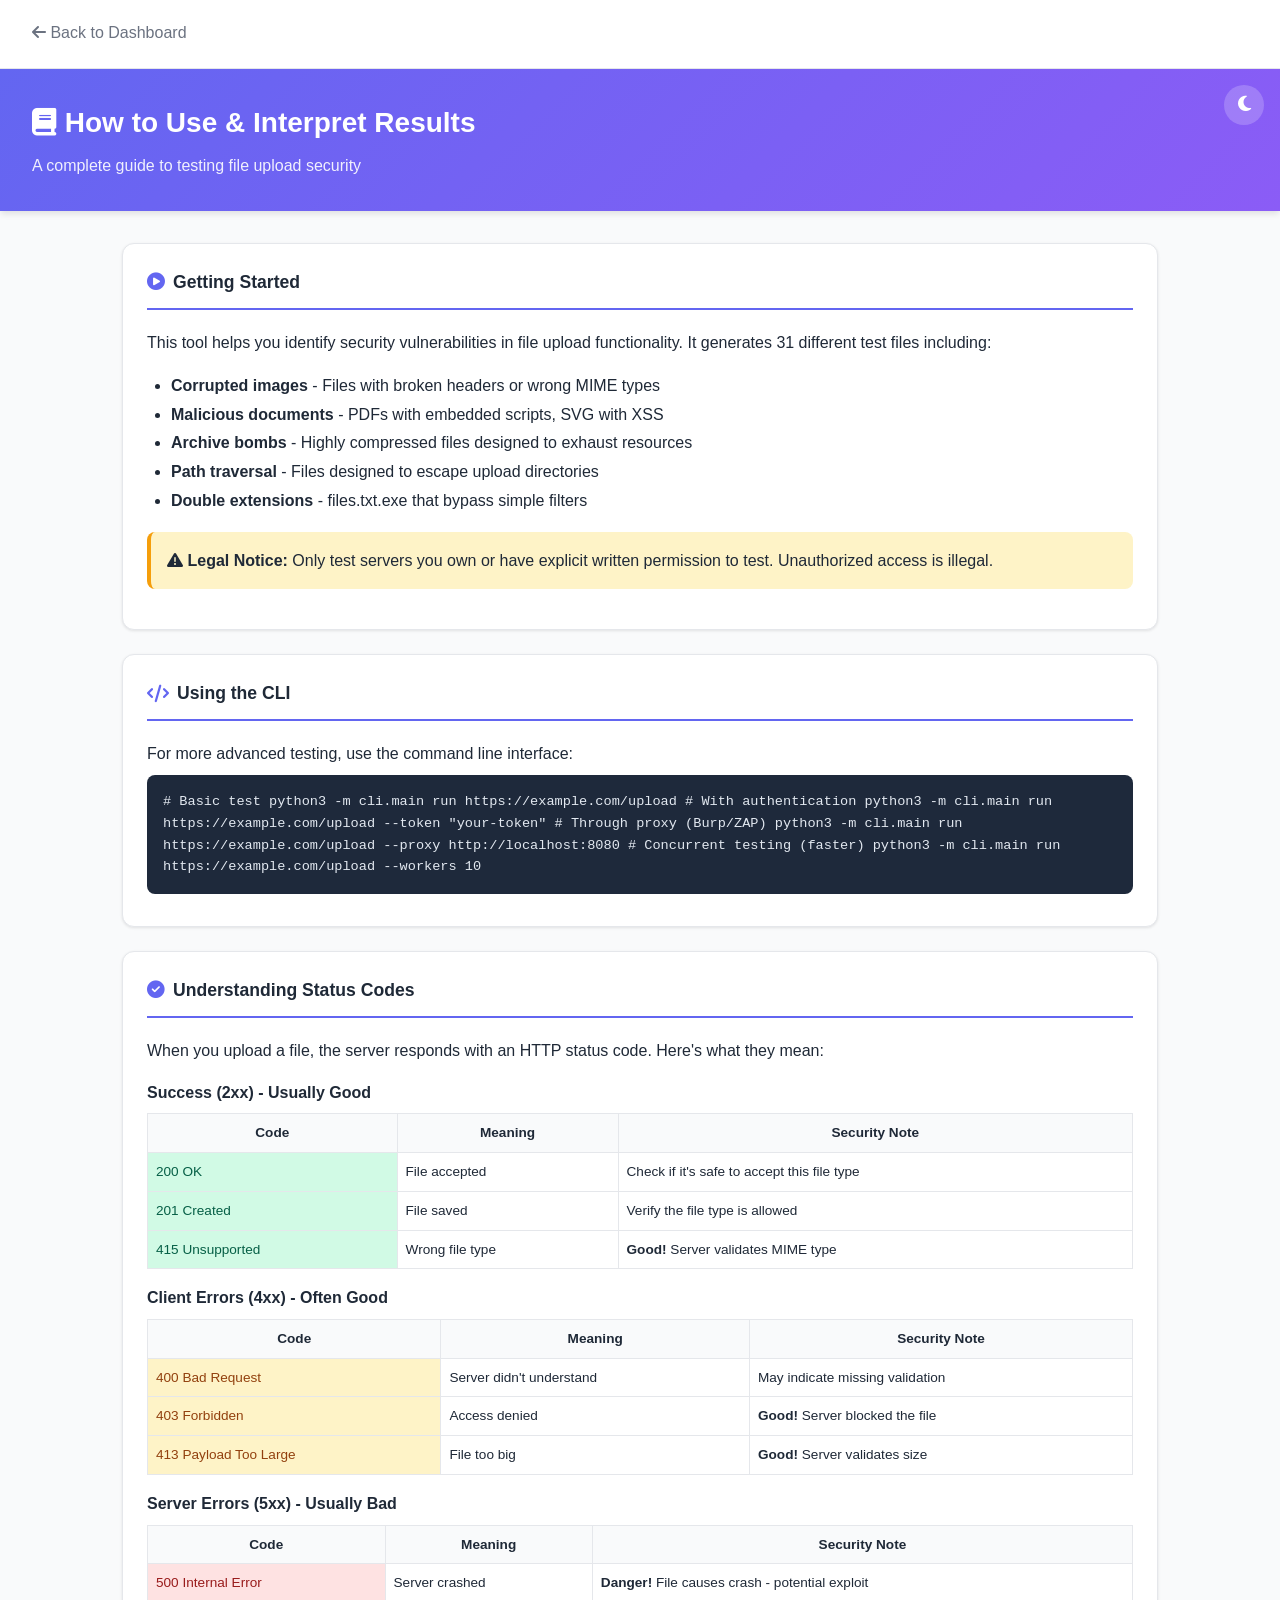
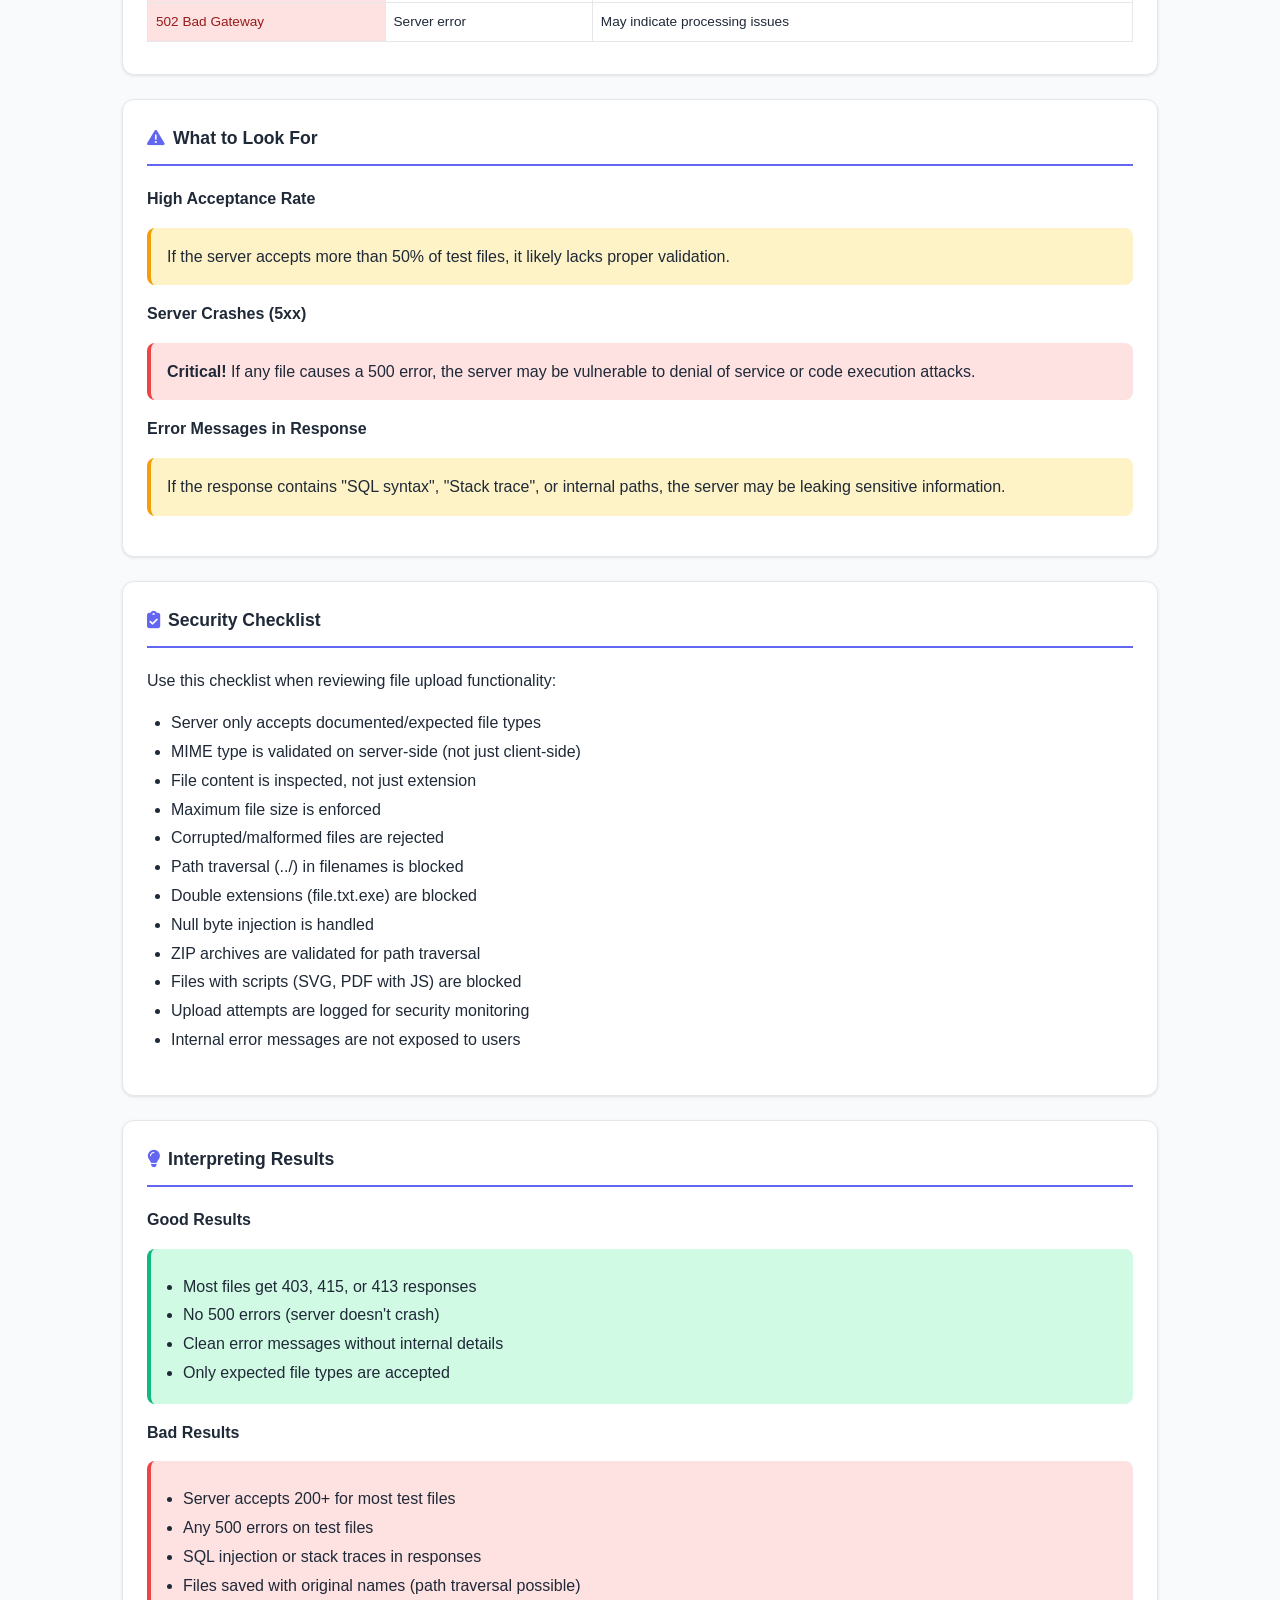
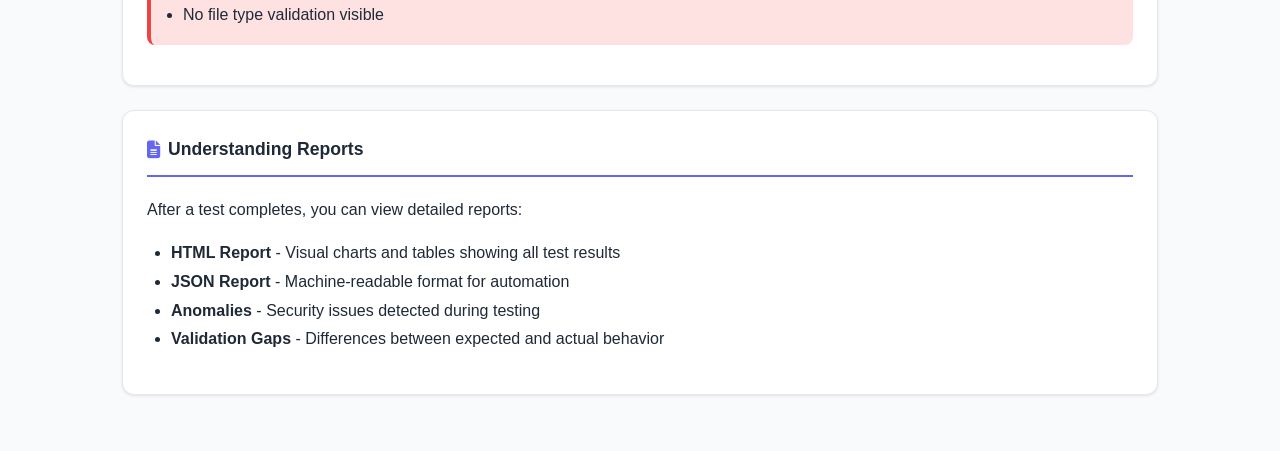
<file: web/guide.html>
<!DOCTYPE html>
<html lang="en">
<head>
    <meta charset="UTF-8">
    <meta name="viewport" content="width=device-width, initial-scale=1.0">
    <title>How to Use - File Upload Validation Analyzer</title>
    <link rel="stylesheet" href="https://cdnjs.cloudflare.com/ajax/libs/font-awesome/6.4.0/css/all.min.css">
    <style>
        * { margin: 0; padding: 0; box-sizing: border-box; }
        
        :root {
            --primary: #6366f1;
            --primary-hover: #4f46e5;
            --success: #10b981;
            --warning: #f59e0b;
            --error: #ef4444;
            --text: #1f2937;
            --text-light: #6b7280;
            --bg: #f9fafb;
            --card-bg: #ffffff;
            --border: #e5e7eb;
        }
        
        [data-theme="dark"] {
            --primary: #818cf8;
            --primary-hover: #6366f1;
            --success: #34d399;
            --warning: #fbbf24;
            --error: #f87171;
            --text: #f3f4f6;
            --text-light: #9ca3af;
            --bg: #111827;
            --card-bg: #1f2937;
            --border: #374151;
        }
        
        body {
            font-family: -apple-system, BlinkMacSystemFont, 'Segoe UI', Roboto, sans-serif;
            background: var(--bg);
            color: var(--text);
            line-height: 1.6;
        }
        
        .header {
            background: linear-gradient(135deg, var(--primary) 0%, #8b5cf6 100%);
            color: white;
            padding: 2rem;
            box-shadow: 0 4px 6px -1px rgba(0,0,0,0.1);
        }
        
        .header {
            position: relative;
        }
        
        .theme-toggle {
            position: absolute;
            top: 1rem;
            right: 1rem;
            background: rgba(255,255,255,0.2);
            border: none;
            color: white;
            width: 40px;
            height: 40px;
            border-radius: 50%;
            cursor: pointer;
            font-size: 1.1rem;
            transition: background 0.2s;
        }
        
        .theme-toggle:hover {
            background: rgba(255,255,255,0.3);
        }
        
        [data-theme="dark"] .theme-toggle {
            background: rgba(0,0,0,0.3);
        }
        
        .header h1 {
            font-size: 1.75rem;
            margin-bottom: 0.5rem;
        }
        
        .header p {
            opacity: 0.9;
        }
        
        .nav {
            background: var(--card-bg);
            border-bottom: 1px solid var(--border);
            padding: 0.75rem 2rem;
            display: flex;
            gap: 1.5rem;
        }
        
        .nav a {
            color: var(--text-light);
            text-decoration: none;
            font-weight: 500;
            padding: 0.5rem 0;
            border-bottom: 2px solid transparent;
        }
        
        .nav a:hover, .nav a.active {
            color: var(--primary);
            border-bottom-color: var(--primary);
        }
        
        .container {
            max-width: 1100px;
            margin: 0 auto;
            padding: 2rem;
        }
        
        .card {
            background: var(--card-bg);
            border-radius: 12px;
            padding: 1.5rem;
            margin-bottom: 1.5rem;
            box-shadow: 0 1px 3px rgba(0,0,0,0.1);
            border: 1px solid var(--border);
        }
        
        .card h2 {
            color: var(--text);
            margin-bottom: 1.25rem;
            padding-bottom: 0.75rem;
            border-bottom: 2px solid var(--primary);
            font-size: 1.1rem;
            display: flex;
            align-items: center;
            gap: 0.5rem;
        }
        
        .card h2 i { color: var(--primary); }
        
        .card h3 {
            margin: 1rem 0 0.5rem;
            font-size: 1rem;
        }
        
        .code-block {
            background: #1e293b;
            color: #e2e8f0;
            padding: 1rem;
            border-radius: 8px;
            overflow-x: auto;
            font-family: monospace;
            font-size: 0.85rem;
            margin: 0.5rem 0;
        }
        
        table { 
            width: 100%; 
            border-collapse: collapse; 
            margin: 0.5rem 0;
        }
        
        table th, table td {
            padding: 0.5rem;
            border: 1px solid var(--border);
            font-size: 0.85rem;
        }
        
        table th { background: var(--bg); }
        
        .status-2xx { background: #d1fae5; color: #065f46; }
        .status-3xx { background: #dbeafe; color: #1e40af; }
        .status-4xx { background: #fef3c7; color: #92400e; }
        .status-5xx { background: #fee2e2; color: #991b1b; }
        
        ul { margin: 1rem 0 1rem 1.5rem; line-height: 1.8; }
        
        .alert {
            padding: 1rem;
            border-radius: 8px;
            margin: 1rem 0;
        }
        
        .alert-warning {
            background: #fef3c7;
            border-left: 4px solid #f59e0b;
        }
        
        .alert-danger {
            background: #fee2e2;
            border-left: 4px solid #ef4444;
        }
        
        .alert-success {
            background: #d1fae5;
            border-left: 4px solid #10b981;
        }
        
        .alert-info {
            background: #dbeafe;
            border-left: 4px solid #3b82f6;
        }
        
        .back-link {
            display: inline-block;
            margin-bottom: 1rem;
            color: var(--primary);
            text-decoration: none;
        }
        
        .back-link:hover {
            text-decoration: underline;
        }
    </style>
</head>
<body>
    <div class="nav">
        <a href="/"><i class="fas fa-arrow-left"></i> Back to Dashboard</a>
    </div>
    
    <div class="header">
        <button class="theme-toggle" onclick="toggleTheme()" title="Toggle theme"><i class="fas fa-moon"></i></button>
        <h1><i class="fas fa-book"></i> How to Use & Interpret Results</h1>
        <p>A complete guide to testing file upload security</p>
    </div>
    
    <div class="container">
        <div class="card">
            <h2><i class="fas fa-play-circle"></i> Getting Started</h2>
            <p>This tool helps you identify security vulnerabilities in file upload functionality. It generates 31 different test files including:</p>
            <ul>
                <li><strong>Corrupted images</strong> - Files with broken headers or wrong MIME types</li>
                <li><strong>Malicious documents</strong> - PDFs with embedded scripts, SVG with XSS</li>
                <li><strong>Archive bombs</strong> - Highly compressed files designed to exhaust resources</li>
                <li><strong>Path traversal</strong> - Files designed to escape upload directories</li>
                <li><strong>Double extensions</strong> - files.txt.exe that bypass simple filters</li>
            </ul>
            <div class="alert alert-warning">
                <i class="fas fa-exclamation-triangle"></i> <strong>Legal Notice:</strong> Only test servers you own or have explicit written permission to test. Unauthorized access is illegal.
            </div>
        </div>
        
        <div class="card">
            <h2><i class="fas fa-code"></i> Using the CLI</h2>
            <p>For more advanced testing, use the command line interface:</p>
            <div class="code-block">
# Basic test
python3 -m cli.main run https://example.com/upload

# With authentication
python3 -m cli.main run https://example.com/upload --token "your-token"

# Through proxy (Burp/ZAP)
python3 -m cli.main run https://example.com/upload --proxy http://localhost:8080

# Concurrent testing (faster)
python3 -m cli.main run https://example.com/upload --workers 10
            </div>
        </div>
        
        <div class="card">
            <h2><i class="fas fa-check-circle"></i> Understanding Status Codes</h2>
            <p>When you upload a file, the server responds with an HTTP status code. Here's what they mean:</p>
            
            <h3>Success (2xx) - Usually Good</h3>
            <table>
                <tr><th>Code</th><th>Meaning</th><th>Security Note</th></tr>
                <tr><td class="status-2xx">200 OK</td><td>File accepted</td><td>Check if it's safe to accept this file type</td></tr>
                <tr><td class="status-2xx">201 Created</td><td>File saved</td><td>Verify the file type is allowed</td></tr>
                <tr><td class="status-2xx">415 Unsupported</td><td>Wrong file type</td><td><strong>Good!</strong> Server validates MIME type</td></tr>
            </table>
            
            <h3>Client Errors (4xx) - Often Good</h3>
            <table>
                <tr><th>Code</th><th>Meaning</th><th>Security Note</th></tr>
                <tr><td class="status-4xx">400 Bad Request</td><td>Server didn't understand</td><td>May indicate missing validation</td></tr>
                <tr><td class="status-4xx">403 Forbidden</td><td>Access denied</td><td><strong>Good!</strong> Server blocked the file</td></tr>
                <tr><td class="status-4xx">413 Payload Too Large</td><td>File too big</td><td><strong>Good!</strong> Server validates size</td></tr>
            </table>
            
            <h3>Server Errors (5xx) - Usually Bad</h3>
            <table>
                <tr><th>Code</th><th>Meaning</th><th>Security Note</th></tr>
                <tr><td class="status-5xx">500 Internal Error</td><td>Server crashed</td><td><strong>Danger!</strong> File causes crash - potential exploit</td></tr>
                <tr><td class="status-5xx">502 Bad Gateway</td><td>Server error</td><td>May indicate processing issues</td></tr>
            </table>
        </div>
        
        <div class="card">
            <h2><i class="fas fa-exclamation-triangle"></i> What to Look For</h2>
            
            <h3>High Acceptance Rate</h3>
            <div class="alert alert-warning">
                If the server accepts more than 50% of test files, it likely lacks proper validation.
            </div>
            
            <h3>Server Crashes (5xx)</h3>
            <div class="alert alert-danger">
                <strong>Critical!</strong> If any file causes a 500 error, the server may be vulnerable to denial of service or code execution attacks.
            </div>
            
            <h3>Error Messages in Response</h3>
            <div class="alert alert-warning">
                If the response contains "SQL syntax", "Stack trace", or internal paths, the server may be leaking sensitive information.
            </div>
        </div>
        
        <div class="card">
            <h2><i class="fas fa-clipboard-check"></i> Security Checklist</h2>
            <p>Use this checklist when reviewing file upload functionality:</p>
            <ul>
                <li>Server only accepts documented/expected file types</li>
                <li>MIME type is validated on server-side (not just client-side)</li>
                <li>File content is inspected, not just extension</li>
                <li>Maximum file size is enforced</li>
                <li>Corrupted/malformed files are rejected</li>
                <li>Path traversal (../) in filenames is blocked</li>
                <li>Double extensions (file.txt.exe) are blocked</li>
                <li>Null byte injection is handled</li>
                <li>ZIP archives are validated for path traversal</li>
                <li>Files with scripts (SVG, PDF with JS) are blocked</li>
                <li>Upload attempts are logged for security monitoring</li>
                <li>Internal error messages are not exposed to users</li>
            </ul>
        </div>
        
        <div class="card">
            <h2><i class="fas fa-lightbulb"></i> Interpreting Results</h2>
            
            <h3>Good Results</h3>
            <div class="alert alert-success">
                <ul style="margin: 0.5rem 0 0 1rem;">
                    <li>Most files get 403, 415, or 413 responses</li>
                    <li>No 500 errors (server doesn't crash)</li>
                    <li>Clean error messages without internal details</li>
                    <li>Only expected file types are accepted</li>
                </ul>
            </div>
            
            <h3>Bad Results</h3>
            <div class="alert alert-danger">
                <ul style="margin: 0.5rem 0 0 1rem;">
                    <li>Server accepts 200+ for most test files</li>
                    <li>Any 500 errors on test files</li>
                    <li>SQL injection or stack traces in responses</li>
                    <li>Files saved with original names (path traversal possible)</li>
                    <li>No file type validation visible</li>
                </ul>
            </div>
        </div>
        
        <div class="card">
            <h2><i class="fas fa-file-alt"></i> Understanding Reports</h2>
            <p>After a test completes, you can view detailed reports:</p>
            <ul>
                <li><strong>HTML Report</strong> - Visual charts and tables showing all test results</li>
                <li><strong>JSON Report</strong> - Machine-readable format for automation</li>
                <li><strong>Anomalies</strong> - Security issues detected during testing</li>
                <li><strong>Validation Gaps</strong> - Differences between expected and actual behavior</li>
            </ul>
        </div>
    </div>
    <script>
        function toggleTheme() {
            var html = document.documentElement;
            var current = html.getAttribute('data-theme');
            var btn = document.querySelector('.theme-toggle i');
            if (current === 'dark') {
                html.setAttribute('data-theme', 'light');
                localStorage.setItem('theme', 'light');
                btn.className = 'fas fa-moon';
            } else {
                html.setAttribute('data-theme', 'dark');
                localStorage.setItem('theme', 'dark');
                btn.className = 'fas fa-sun';
            }
        }
        
        (function() {
            var saved = localStorage.getItem('theme');
            if (saved === 'dark') {
                document.documentElement.setAttribute('data-theme', 'dark');
                document.querySelector('.theme-toggle i').className = 'fas fa-sun';
            }
        })();
    </script>
</body>
</html>
</file>
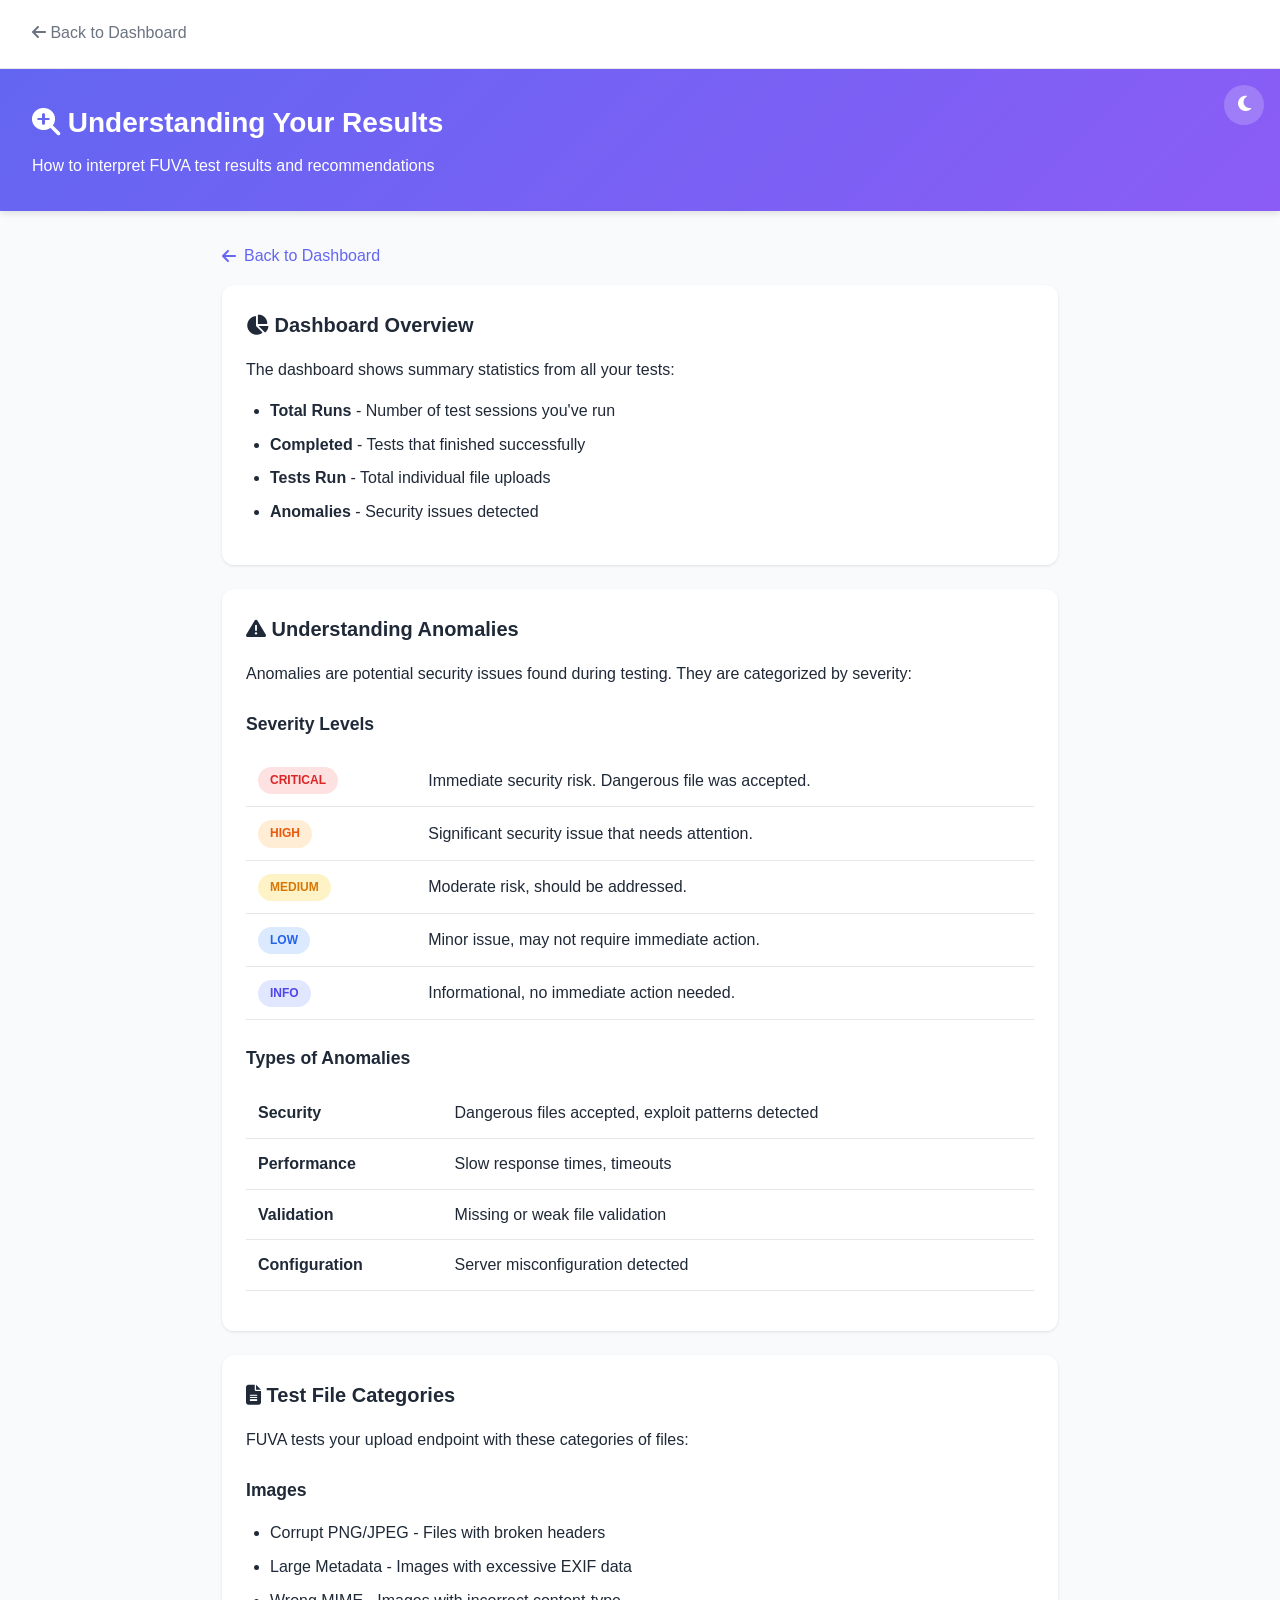
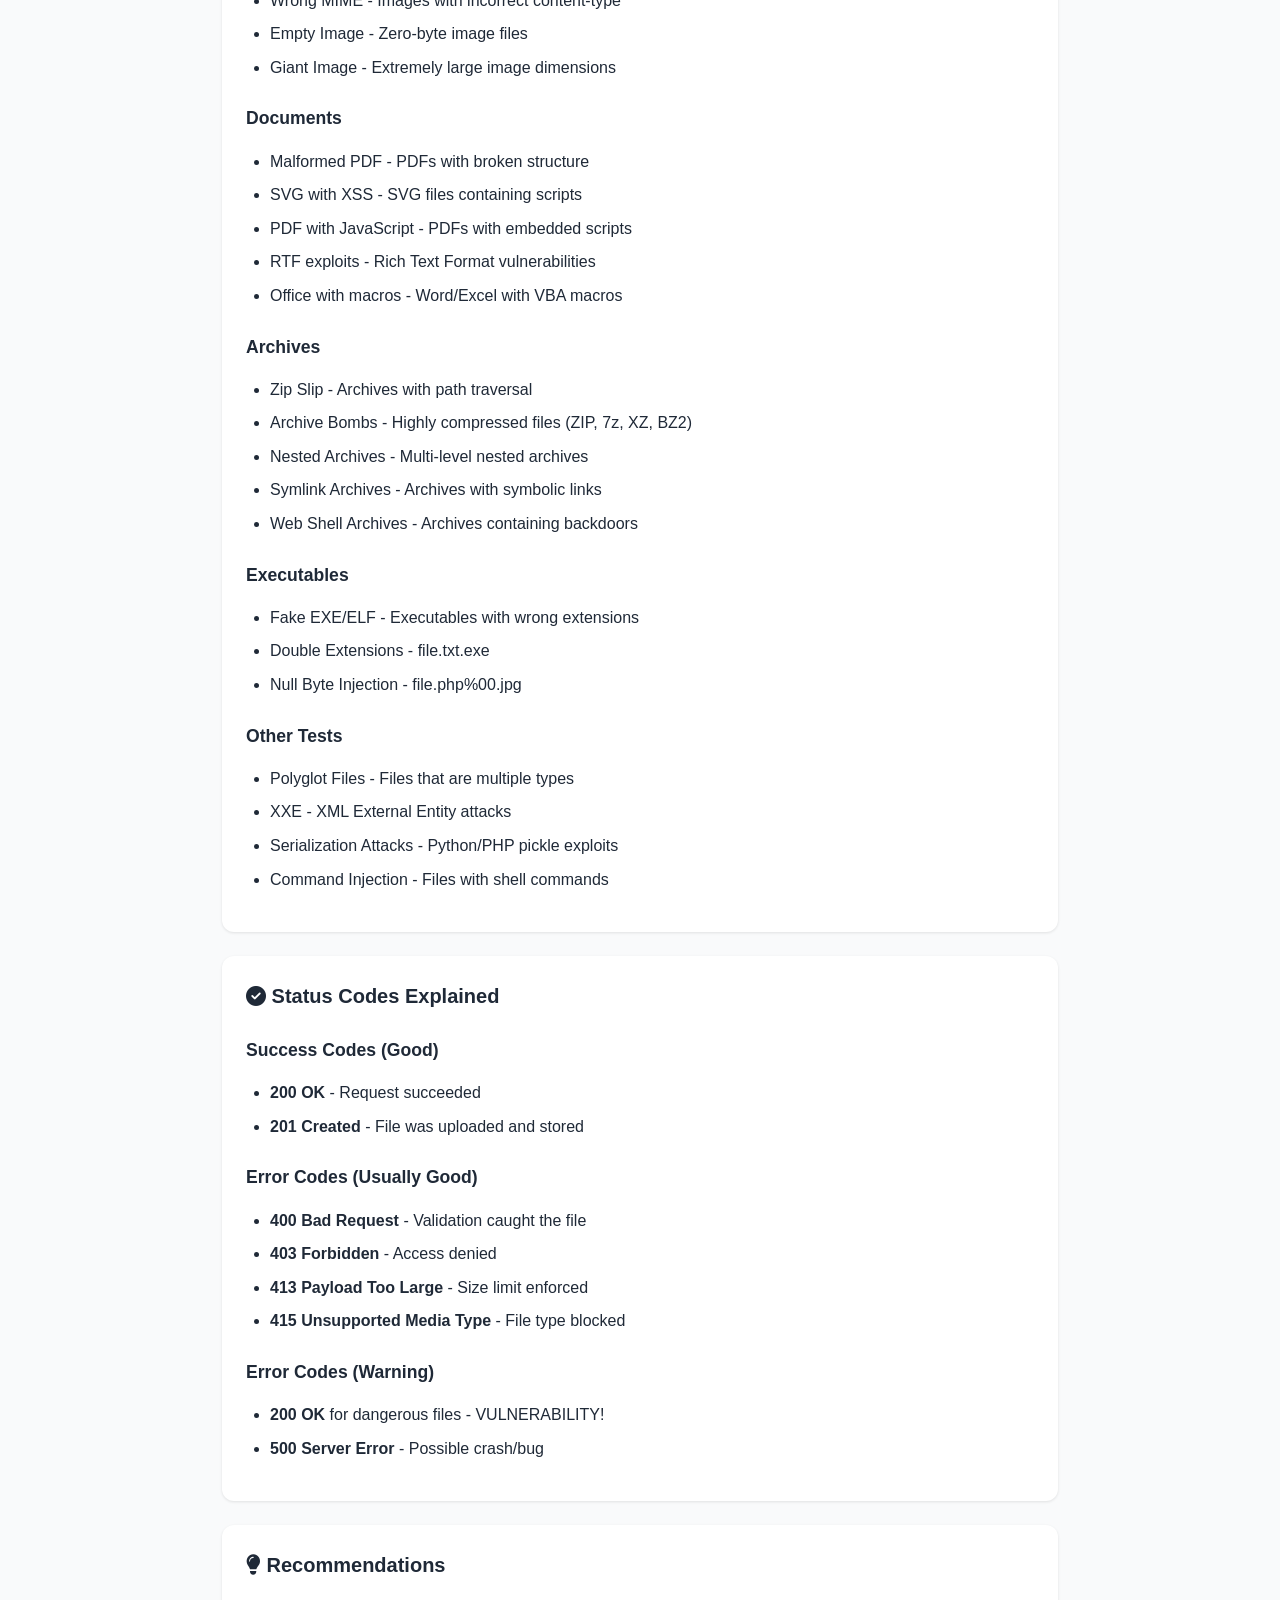
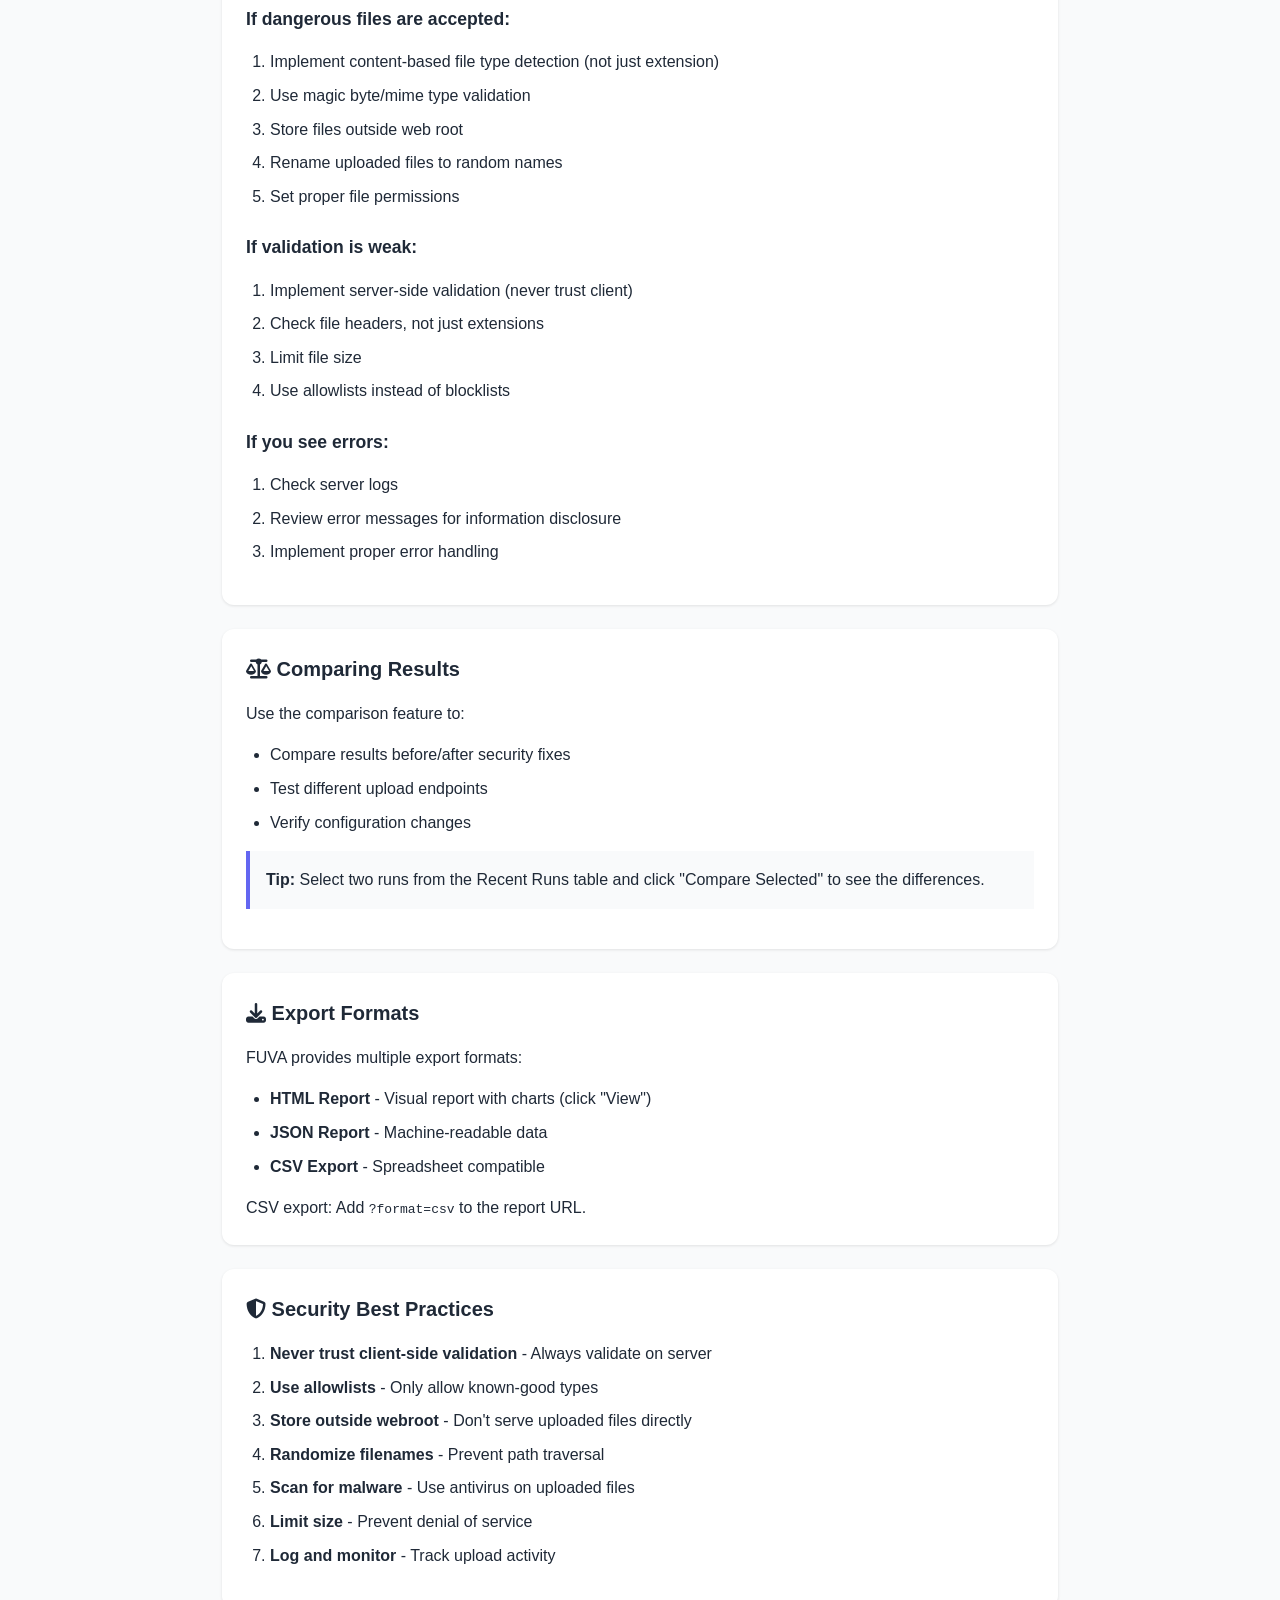
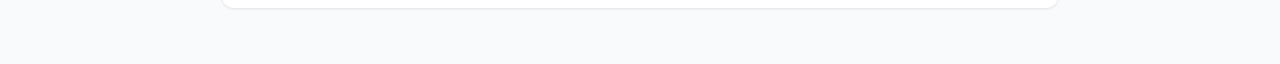
<file: web/interpret.html>
<!DOCTYPE html>
<html lang="en" data-theme="light">
<head>
    <meta charset="UTF-8">
    <meta name="viewport" content="width=device-width, initial-scale=1.0">
    <title>Results Interpretation - FUVA</title>
    <link rel="stylesheet" href="https://cdnjs.cloudflare.com/ajax/libs/font-awesome/6.4.0/css/all.min.css">
    <style>
        * { margin: 0; padding: 0; box-sizing: border-box; }
        
        :root {
            --primary: #6366f1;
            --primary-hover: #4f46e5;
            --success: #10b981;
            --warning: #f59e0b;
            --error: #ef4444;
            --text: #1f2937;
            --text-light: #6b7280;
            --bg: #f9fafb;
            --card-bg: #ffffff;
            --border: #e5e7eb;
        }
        
        [data-theme="dark"] {
            --primary: #818cf8;
            --primary-hover: #6366f1;
            --success: #34d399;
            --warning: #fbbf24;
            --error: #f87171;
            --text: #f3f4f6;
            --text-light: #9ca3af;
            --bg: #111827;
            --card-bg: #1f2937;
            --border: #374151;
        }
        
        body {
            font-family: -apple-system, BlinkMacSystemFont, 'Segoe UI', Roboto, sans-serif;
            background: var(--bg);
            color: var(--text);
            line-height: 1.6;
        }
        
        .header {
            background: linear-gradient(135deg, var(--primary) 0%, #8b5cf6 100%);
            color: white;
            padding: 2rem;
            box-shadow: 0 4px 6px -1px rgba(0,0,0,0.1);
        }
        
        .header {
            position: relative;
        }
        
        .theme-toggle {
            position: absolute;
            top: 1rem;
            right: 1rem;
            background: rgba(255,255,255,0.2);
            border: none;
            color: white;
            width: 40px;
            height: 40px;
            border-radius: 50%;
            cursor: pointer;
            font-size: 1.1rem;
            transition: background 0.2s;
        }
        
        .theme-toggle:hover {
            background: rgba(255,255,255,0.3);
        }
        
        [data-theme="dark"] .theme-toggle {
            background: rgba(0,0,0,0.3);
        }
        
        .header h1 {
            font-size: 1.75rem;
            margin-bottom: 0.5rem;
        }
        
        .nav {
            background: var(--card-bg);
            border-bottom: 1px solid var(--border);
            padding: 0.75rem 2rem;
            display: flex;
            gap: 1.5rem;
        }
        
        .nav a {
            color: var(--text-light);
            text-decoration: none;
            font-weight: 500;
            padding: 0.5rem 0;
            border-bottom: 2px solid transparent;
        }
        
        .nav a:hover, .nav a.active {
            color: var(--primary);
            border-bottom-color: var(--primary);
        }
        
        .container {
            max-width: 900px;
            margin: 0 auto;
            padding: 2rem;
        }
        
        .card {
            background: var(--card-bg);
            border-radius: 12px;
            padding: 1.5rem;
            margin-bottom: 1.5rem;
            box-shadow: 0 1px 3px rgba(0,0,0,0.1);
        }
        
        .card h2 {
            font-size: 1.25rem;
            margin-bottom: 1rem;
            color: var(--text);
        }
        
        .card h3 {
            font-size: 1.1rem;
            margin: 1.5rem 0 0.5rem;
            color: var(--text);
        }
        
        .severity {
            display: inline-block;
            padding: 0.25rem 0.75rem;
            border-radius: 9999px;
            font-size: 0.75rem;
            font-weight: 600;
            margin-right: 0.5rem;
        }
        
        .severity-critical { background: #fee2e2; color: #dc2626; }
        .severity-high { background: #ffedd5; color: #ea580c; }
        .severity-medium { background: #fef3c7; color: #d97706; }
        .severity-low { background: #dbeafe; color: #2563eb; }
        .severity-info { background: #e0e7ff; color: #4f46e5; }
        
        table {
            width: 100%;
            border-collapse: collapse;
            margin: 1rem 0;
        }
        
        th, td {
            padding: 0.75rem;
            text-align: left;
            border-bottom: 1px solid var(--border);
        }
        
        th {
            background: var(--bg);
            font-weight: 600;
        }
        
        .code-block {
            background: #1e293b;
            color: #e2e8f0;
            padding: 1rem;
            border-radius: 8px;
            font-family: 'Courier New', monospace;
            font-size: 0.875rem;
            overflow-x: auto;
            margin: 1rem 0;
        }
        
        ul, ol {
            margin: 1rem 0 1rem 1.5rem;
        }
        
        li {
            margin: 0.5rem 0;
        }
        
        .back-link {
            display: inline-flex;
            align-items: center;
            gap: 0.5rem;
            color: var(--primary);
            text-decoration: none;
            margin-bottom: 1rem;
        }
        
        .back-link:hover {
            text-decoration: underline;
        }
        
        .highlight-box {
            background: var(--bg);
            border-left: 4px solid var(--primary);
            padding: 1rem;
            margin: 1rem 0;
        }
    </style>
</head>
<body>
    <div class="nav">
        <a href="/"><i class="fas fa-arrow-left"></i> Back to Dashboard</a>
    </div>
    
    <div class="header">
        <button class="theme-toggle" onclick="toggleTheme()" title="Toggle theme"><i class="fas fa-moon"></i></button>
        <h1><i class="fas fa-search-plus"></i> Understanding Your Results</h1>
        <p>How to interpret FUVA test results and recommendations</p>
    </div>
    
    <div class="container">
        <a href="/" class="back-link"><i class="fas fa-arrow-left"></i> Back to Dashboard</a>
        
        <div class="card">
            <h2><i class="fas fa-chart-pie"></i> Dashboard Overview</h2>
            <p>The dashboard shows summary statistics from all your tests:</p>
            <ul>
                <li><strong>Total Runs</strong> - Number of test sessions you've run</li>
                <li><strong>Completed</strong> - Tests that finished successfully</li>
                <li><strong>Tests Run</strong> - Total individual file uploads</li>
                <li><strong>Anomalies</strong> - Security issues detected</li>
            </ul>
        </div>
        
        <div class="card">
            <h2><i class="fas fa-exclamation-triangle"></i> Understanding Anomalies</h2>
            <p>Anomalies are potential security issues found during testing. They are categorized by severity:</p>
            
            <h3>Severity Levels</h3>
            <table>
                <tr>
                    <td><span class="severity severity-critical">CRITICAL</span></td>
                    <td>Immediate security risk. Dangerous file was accepted.</td>
                </tr>
                <tr>
                    <td><span class="severity severity-high">HIGH</span></td>
                    <td>Significant security issue that needs attention.</td>
                </tr>
                <tr>
                    <td><span class="severity severity-medium">MEDIUM</span></td>
                    <td>Moderate risk, should be addressed.</td>
                </tr>
                <tr>
                    <td><span class="severity severity-low">LOW</span></td>
                    <td>Minor issue, may not require immediate action.</td>
                </tr>
                <tr>
                    <td><span class="severity severity-info">INFO</span></td>
                    <td>Informational, no immediate action needed.</td>
                </tr>
            </table>
            
            <h3>Types of Anomalies</h3>
            <table>
                <tr>
                    <td><strong>Security</strong></td>
                    <td>Dangerous files accepted, exploit patterns detected</td>
                </tr>
                <tr>
                    <td><strong>Performance</strong></td>
                    <td>Slow response times, timeouts</td>
                </tr>
                <tr>
                    <td><strong>Validation</strong></td>
                    <td>Missing or weak file validation</td>
                </tr>
                <tr>
                    <td><strong>Configuration</strong></td>
                    <td>Server misconfiguration detected</td>
                </tr>
            </table>
        </div>
        
        <div class="card">
            <h2><i class="fas fa-file-alt"></i> Test File Categories</h2>
            <p>FUVA tests your upload endpoint with these categories of files:</p>
            
            <h3>Images</h3>
            <ul>
                <li>Corrupt PNG/JPEG - Files with broken headers</li>
                <li>Large Metadata - Images with excessive EXIF data</li>
                <li>Wrong MIME - Images with incorrect content-type</li>
                <li>Empty Image - Zero-byte image files</li>
                <li>Giant Image - Extremely large image dimensions</li>
            </ul>
            
            <h3>Documents</h3>
            <ul>
                <li>Malformed PDF - PDFs with broken structure</li>
                <li>SVG with XSS - SVG files containing scripts</li>
                <li>PDF with JavaScript - PDFs with embedded scripts</li>
                <li>RTF exploits - Rich Text Format vulnerabilities</li>
                <li>Office with macros - Word/Excel with VBA macros</li>
            </ul>
            
            <h3>Archives</h3>
            <ul>
                <li>Zip Slip - Archives with path traversal</li>
                <li>Archive Bombs - Highly compressed files (ZIP, 7z, XZ, BZ2)</li>
                <li>Nested Archives - Multi-level nested archives</li>
                <li>Symlink Archives - Archives with symbolic links</li>
                <li>Web Shell Archives - Archives containing backdoors</li>
            </ul>
            
            <h3>Executables</h3>
            <ul>
                <li>Fake EXE/ELF - Executables with wrong extensions</li>
                <li>Double Extensions - file.txt.exe</li>
                <li>Null Byte Injection - file.php%00.jpg</li>
            </ul>
            
            <h3>Other Tests</h3>
            <ul>
                <li>Polyglot Files - Files that are multiple types</li>
                <li>XXE - XML External Entity attacks</li>
                <li>Serialization Attacks - Python/PHP pickle exploits</li>
                <li>Command Injection - Files with shell commands</li>
            </ul>
        </div>
        
        <div class="card">
            <h2><i class="fas fa-check-circle"></i> Status Codes Explained</h2>
            
            <h3>Success Codes (Good)</h3>
            <ul>
                <li><strong>200 OK</strong> - Request succeeded</li>
                <li><strong>201 Created</strong> - File was uploaded and stored</li>
            </ul>
            
            <h3>Error Codes (Usually Good)</h3>
            <ul>
                <li><strong>400 Bad Request</strong> - Validation caught the file</li>
                <li><strong>403 Forbidden</strong> - Access denied</li>
                <li><strong>413 Payload Too Large</strong> - Size limit enforced</li>
                <li><strong>415 Unsupported Media Type</strong> - File type blocked</li>
            </ul>
            
            <h3>Error Codes (Warning)</h3>
            <ul>
                <li><strong>200 OK</strong> for dangerous files - VULNERABILITY!</li>
                <li><strong>500 Server Error</strong> - Possible crash/bug</li>
            </ul>
        </div>
        
        <div class="card">
            <h2><i class="fas fa-lightbulb"></i> Recommendations</h2>
            
            <h3>If dangerous files are accepted:</h3>
            <ol>
                <li>Implement content-based file type detection (not just extension)</li>
                <li>Use magic byte/mime type validation</li>
                <li>Store files outside web root</li>
                <li>Rename uploaded files to random names</li>
                <li>Set proper file permissions</li>
            </ol>
            
            <h3>If validation is weak:</h3>
            <ol>
                <li>Implement server-side validation (never trust client)</li>
                <li>Check file headers, not just extensions</li>
                <li>Limit file size</li>
                <li>Use allowlists instead of blocklists</li>
            </ol>
            
            <h3>If you see errors:</h3>
            <ol>
                <li>Check server logs</li>
                <li>Review error messages for information disclosure</li>
                <li>Implement proper error handling</li>
            </ol>
        </div>
        
        <div class="card">
            <h2><i class="fas fa-balance-scale"></i> Comparing Results</h2>
            <p>Use the comparison feature to:</p>
            <ul>
                <li>Compare results before/after security fixes</li>
                <li>Test different upload endpoints</li>
                <li>Verify configuration changes</li>
            </ul>
            <div class="highlight-box">
                <strong>Tip:</strong> Select two runs from the Recent Runs table and click "Compare Selected" to see the differences.
            </div>
        </div>
        
        <div class="card">
            <h2><i class="fas fa-download"></i> Export Formats</h2>
            <p>FUVA provides multiple export formats:</p>
            <ul>
                <li><strong>HTML Report</strong> - Visual report with charts (click "View")</li>
                <li><strong>JSON Report</strong> - Machine-readable data</li>
                <li><strong>CSV Export</strong> - Spreadsheet compatible</li>
            </ul>
            <p>CSV export: Add <code>?format=csv</code> to the report URL.</p>
        </div>
        
        <div class="card">
            <h2><i class="fas fa-shield-alt"></i> Security Best Practices</h2>
            <ol>
                <li><strong>Never trust client-side validation</strong> - Always validate on server</li>
                <li><strong>Use allowlists</strong> - Only allow known-good types</li>
                <li><strong>Store outside webroot</strong> - Don't serve uploaded files directly</li>
                <li><strong>Randomize filenames</strong> - Prevent path traversal</li>
                <li><strong>Scan for malware</strong> - Use antivirus on uploaded files</li>
                <li><strong>Limit size</strong> - Prevent denial of service</li>
                <li><strong>Log and monitor</strong> - Track upload activity</li>
            </ol>
        </div>
    </div>
    
    <script>
        function toggleTheme() {
            var html = document.documentElement;
            var current = html.getAttribute('data-theme');
            var btn = document.querySelector('.theme-toggle i');
            if (current === 'dark') {
                html.setAttribute('data-theme', 'light');
                localStorage.setItem('theme', 'light');
                btn.className = 'fas fa-moon';
            } else {
                html.setAttribute('data-theme', 'dark');
                localStorage.setItem('theme', 'dark');
                btn.className = 'fas fa-sun';
            }
        }
        
        (function() {
            var saved = localStorage.getItem('theme');
            if (saved === 'dark') {
                document.documentElement.setAttribute('data-theme', 'dark');
                document.querySelector('.theme-toggle i').className = 'fas fa-sun';
            }
        })();
    </script>
</body>
</html>
</file>
